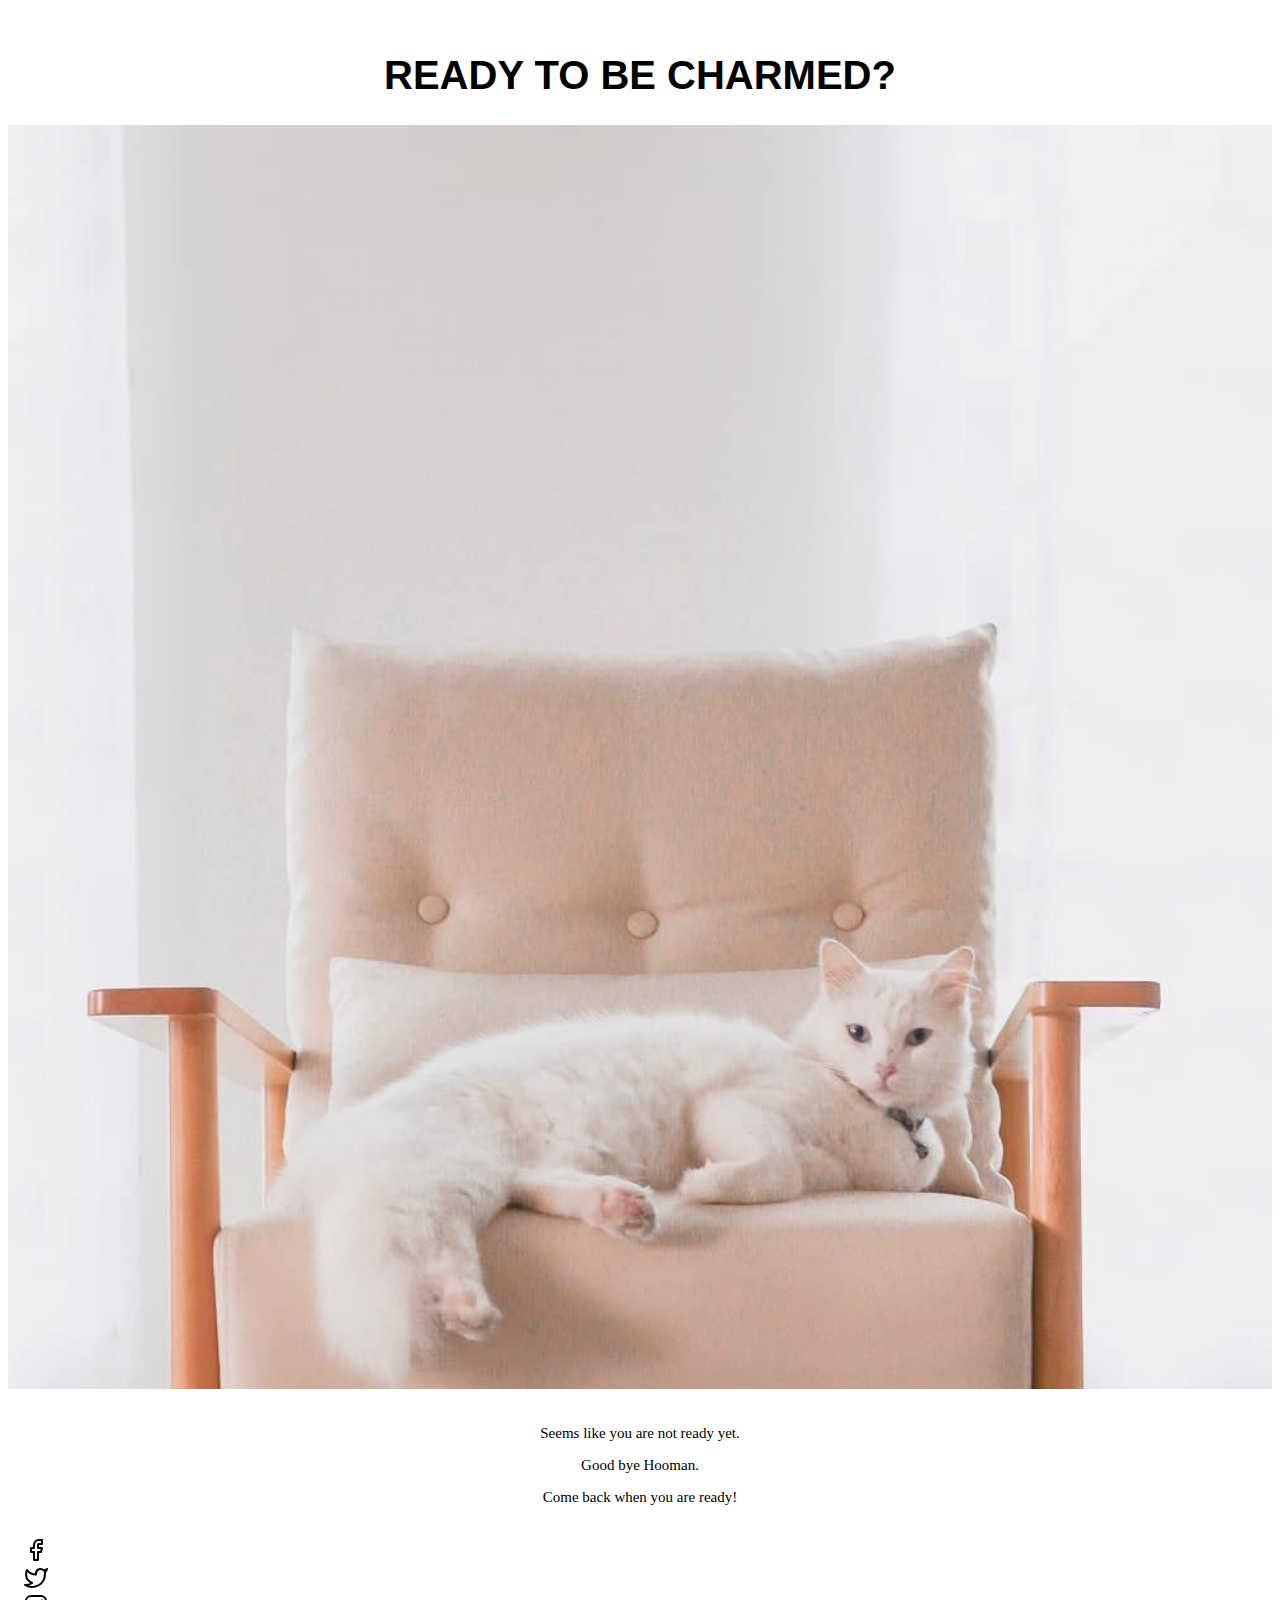
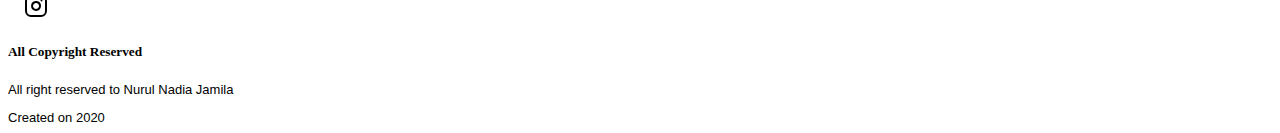
<file: first.html>
<!doctype html>
<link rel="stylesheet" href="./style 2.css">
<div class="container">
<html lang="en">
<head>
  <!-- Required meta tags -->
  <meta charset="utf-8">
  <meta name="viewport" content="width=device-width, initial-scale=1, shrink-to-fit=no">
  <!-- Bootstrap CSS -->
  <link rel="stylesheet" href="https://stackpath.bootstrapcdn.com/bootstrap/4.5.0/css/bootstrap.min.css" integrity="sha384-9aIt2nRpC12Uk9gS9baDl411NQApFmC26EwAOH8WgZl5MYYxFfc+NcPb1dKGj7Sk" crossorigin="anonymous">
<br>
    <title>YOU SHALL BE CHARMED, HOOMAN!</title>
  </head>
<body>
  <a class="intro">
  <h1>READY TO BE CHARMED?</h1></a>
  <p></p>
<div class="hayeon col-xs-12"><img src="hayeon.jpg" class="rounded mx-auto d-block" alt="..."></div>
<div class="text">
    <p>Seems like you are not ready yet.</p>
    <p>Good bye Hooman.</p>
    <p>Come back when you are ready!</p>
</div>

    <!-- Optional JavaScript -->
    <!-- jQuery first, then Popper.js, then Bootstrap JS -->
    <script src="https://code.jquery.com/jquery-3.5.1.slim.min.js" integrity="sha384-DfXdz2htPH0lsSSs5nCTpuj/zy4C+OGpamoFVy38MVBnE+IbbVYUew+OrCXaRkfj" crossorigin="anonymous"></script>
    <script src="https://cdn.jsdelivr.net/npm/popper.js@1.16.0/dist/umd/popper.min.js" integrity="sha384-Q6E9RHvbIyZFJoft+2mJbHaEWldlvI9IOYy5n3zV9zzTtmI3UksdQRVvoxMfooAo" crossorigin="anonymous"></script>
    <script src="https://stackpath.bootstrapcdn.com/bootstrap/4.5.0/js/bootstrap.min.js" integrity="sha384-OgVRvuATP1z7JjHLkuOU7Xw704+h835Lr+6QL9UvYjZE3Ipu6Tp75j7Bh/kR0JKI" crossorigin="anonymous"></script>

<div class="card text-center" style="width: 100%;">
  <div class="container">
    <div class="row social">
      <div class="col-4 face">
        <a href="https://www.facebook.com/nadia.j.imran">
            <img src="facebook.svg" alt="facebook">
        </a>
      </div>
      <div class="col-4 twi">
        <a href="https://www.twitter.com/whaleyoubemine3">
            <img src="twitter.svg" alt="twitter">
        </a>
      </div>
      <div class="col-4 ins">
        <a href="https://instagram.com/_nadyayy">
            <img src="instagram.svg" alt="instagram">
        </a>
      </div>
    </div>
  </div>
    <div class="card-footer">
      <a class="text-wrap">
      <h5 class="card-title">All Copyright Reserved</h5>
      <p class="card-text">All right reserved to Nurul Nadia Jamila</p>
      <p>Created on 2020</p></a>
    </div>
  </div>

</body>
</div>
</html>
</file>
<file: style 2.css>
.intro{
  color: black;
  text-align: center;
  font-style: normal;
  font-family: arial;
  font-size: 20px;
}

.text-wrap p{
  font-family: arial;
  font-size: 13px;
  margin-bottom: 0.15rem;
}

.text{
  margin: 2rem;
}

.text p{
  text-align: center;
  font-size: 15px;
  font-style: normal;
  margin-bottom: 0.25rem;
}

.social{
  margin: 1rem;
}

.hayeon img{
  width: 100%;
}
</file>
